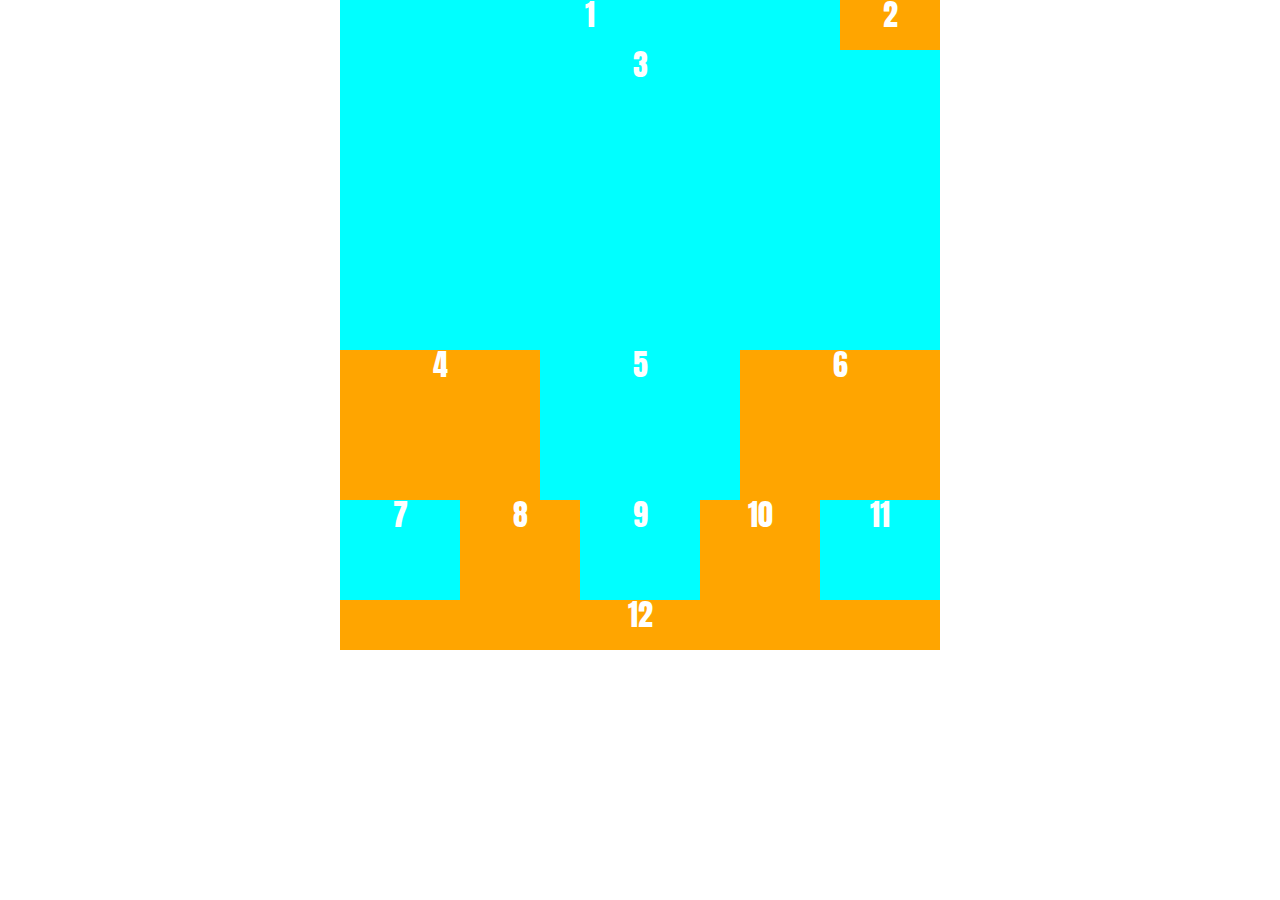
<file: Assignment 2/CSS Challenge/index.html>
<html> 
    <head>
        <link rel="stylesheet" type="text/css" href="CSS/reset.css">
        <link rel="stylesheet" type="text/css" href="CSS/style.css">
        
        <link href="https://fonts.googleapis.com/css?family=Anton" rel="stylesheet">
    </head>
    <body>
        
        <div id="container">
            <article class="blue col_10 short"> 
                1
            </article>

            <article class="orange col_2 short"> 
                2
            </article>

            <article class="blue col_12 tall"> 
                3
            </article>

            <article class="orange col_4 medium"> 
                4
            </article>

            <article class="blue col_4 medium"> 
                5
            </article>

            <article class="orange col_4 medium"> 
                6
            </article>

            <article class="blue col_xs medium_short"> 
                7
            </article>

            <article class="orange col_xs medium_short"> 
                8
            </article>

            <article class="blue col_xs medium_short"> 
                9
            </article>

            <article class="orange col_xs medium_short"> 
                10
            </article>

            <article class="blue col_xs medium_short"> 
                11
            </article>

            <article class="orange col_12 short"> 
                12
            </article>
        </div>
    </body>
</html>
</file>
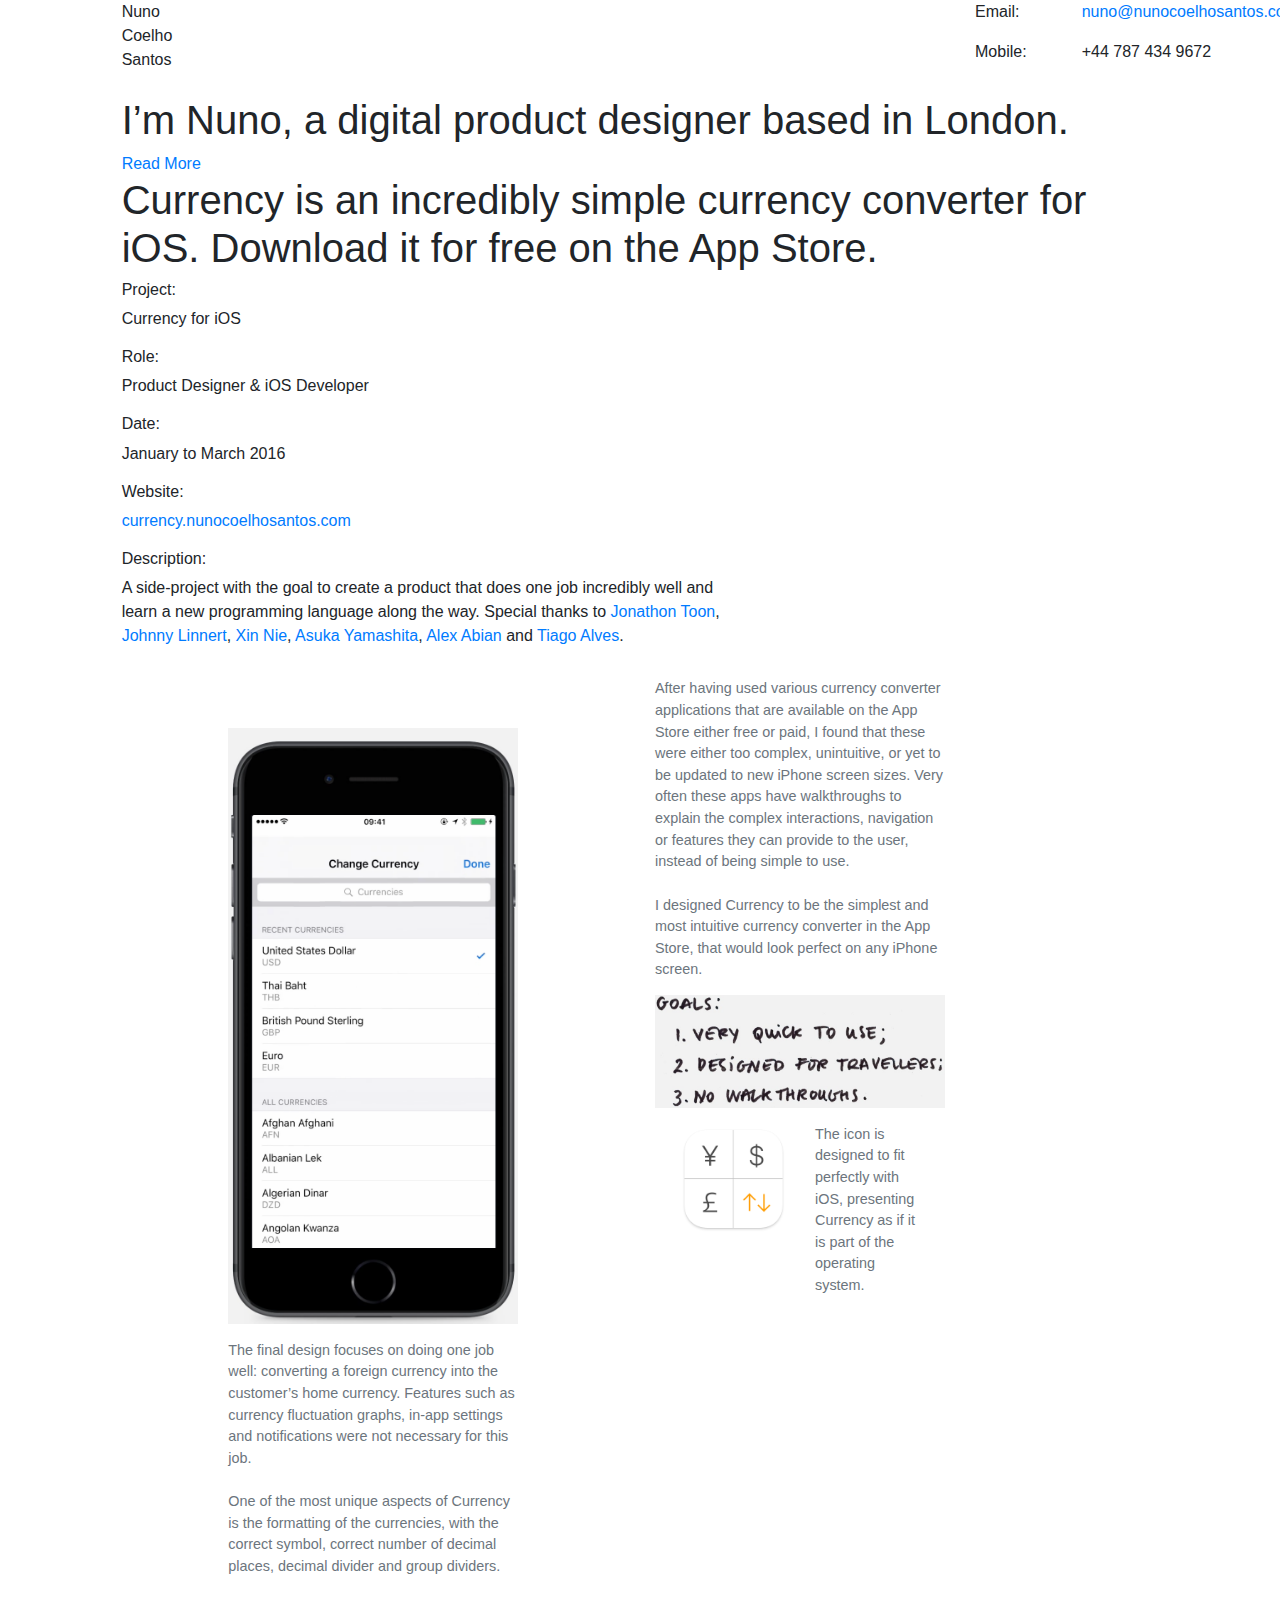
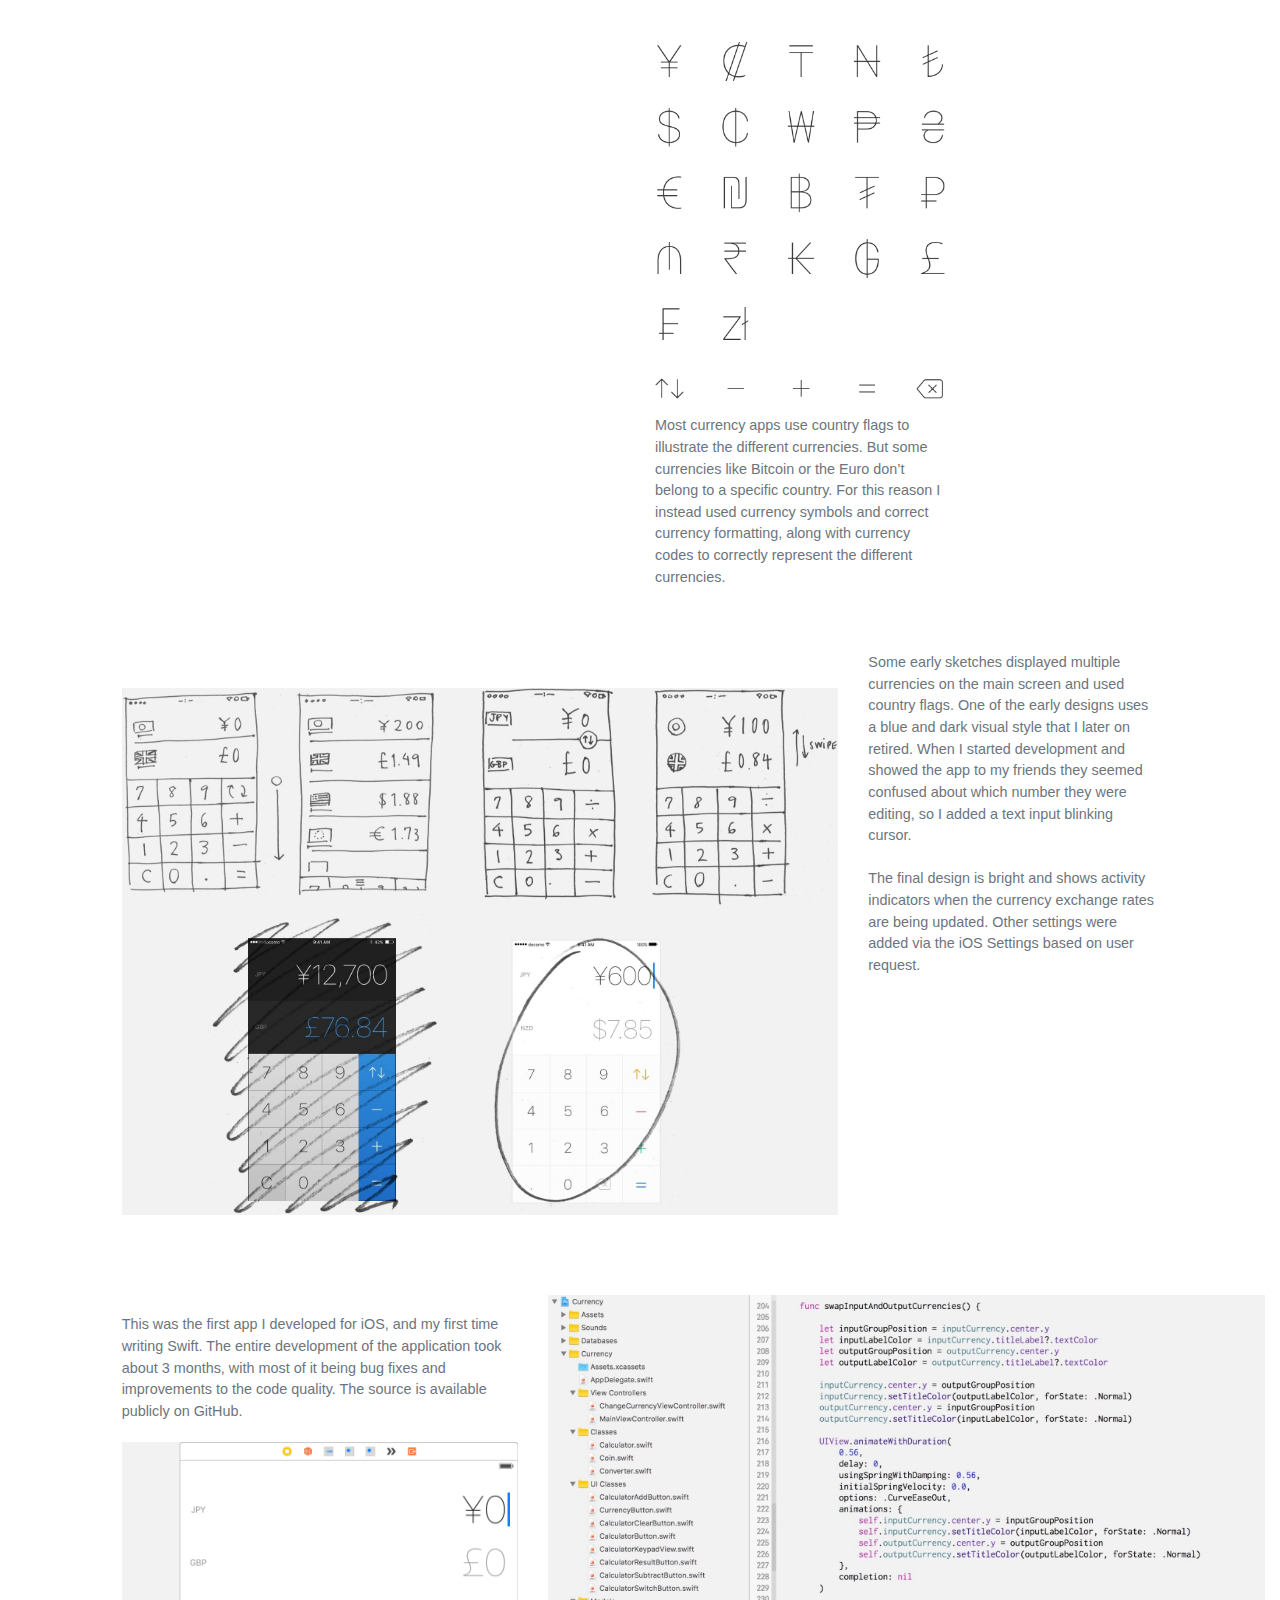
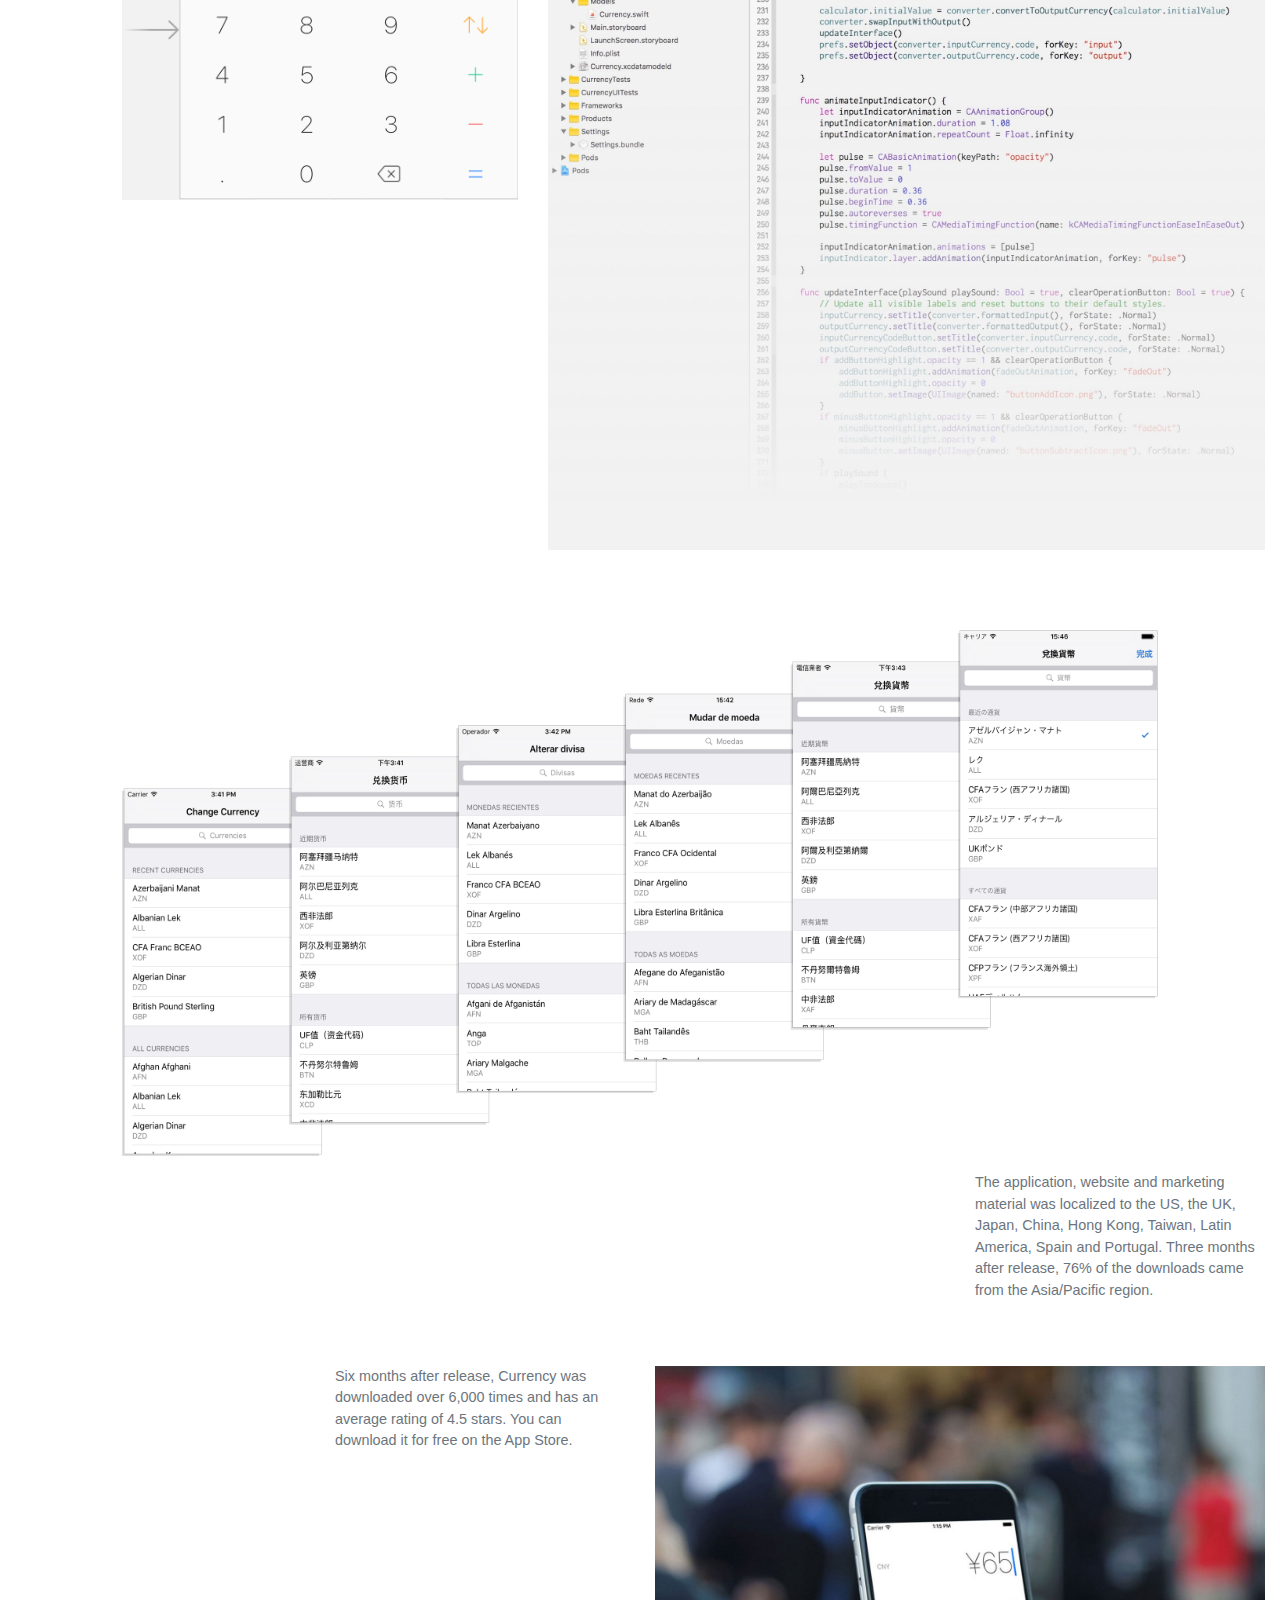
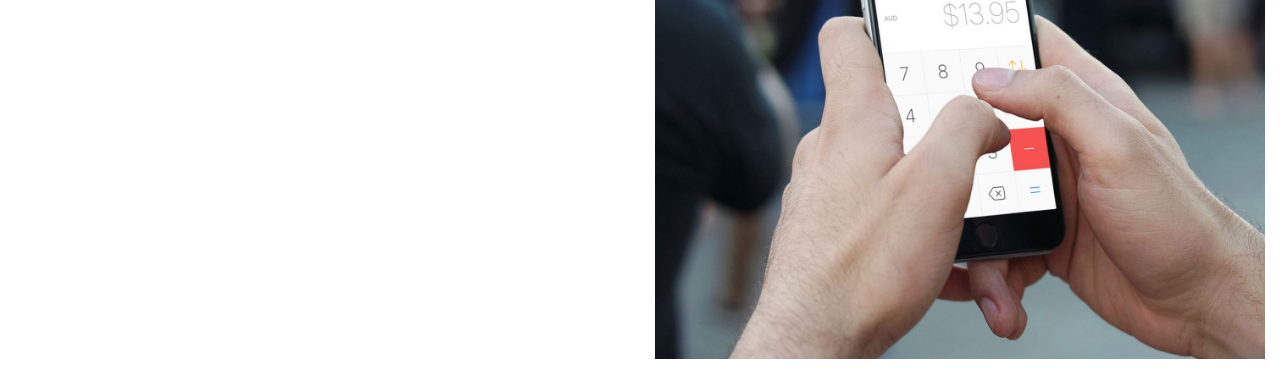
<file: Assignment 2/Nuno/Nuno.html>
<html>
    <head>
        <meta charset="utf-8">
        <meta http-equiv="X-UA-Compatible" content="IE=edge">
        <title>Nuno Coelho Santos</title>
        <meta name="description" content="Nuno Santo's Portfolio.">
        <link rel="stylesheet" href="CSS/main.css">
        <link rel="stylesheet" href="CSS/reset.css">
        <link rel="stylesheet" href="https://maxcdn.bootstrapcdn.com/bootstrap/4.0.0/css/bootstrap.min.css" integrity="sha384-Gn5384xqQ1aoWXA+058RXPxPg6fy4IWvTNh0E263XmFcJlSAwiGgFAW/dAiS6JXm" crossorigin="anonymous">
        <script src="https://maxcdn.bootstrapcdn.com/bootstrap/4.0.0/js/bootstrap.min.js" integrity="sha384-JZR6Spejh4U02d8jOt6vLEHfe/JQGiRRSQQxSfFWpi1MquVdAyjUar5+76PVCmYl" crossorigin="anonymous"></script>
    </head>
    
    <body>
        <div class="container-fluid"> 
<!--            <main class="col-md-12">-->
                <header class="row justify-content-between">
                    <p class="col-xl-1 col-lg-1 col-md-1 offset-md-1 col-sm-1">Nuno Coelho Santos</p>
                    
                    <section class="col-md-3 col-sm-3"> 
                        <div class="row">
                            <ul class="col-md-4"> 
                                <li>
                                    <p>Email:</p> 
                                </li>
                                <li>
                                    <p>Mobile:</p> 
                                </li>
                            </ul>

                            <ul class="col-md-8">
                                <li> <p><a href="mailto:webmaster@example.com">nuno@nunocoelhosantos.com</a></p> </li>
                                <li> <p>+44 787 434 9672</p> </li>
                            </ul>
                        </div>
                    </section>
               
                </header>
        </div>
<!--Intro-->
        <div class="container-fluid"> 
                    <div class="row">
                        <div class="col-xl-10 col-lg-10 offset-md-1 col-md-10 col-sm-12">
                            <h1> I’m Nuno, a digital product designer based in London.</h1>
                            <a class="paragraph" href="(expand)">Read More</a>
                        </div>
                    </div>
                
<!--First Project-->
                    <div class="row"> 
                        <div class="col-xl-10 col-lg-10 offset-md-1 col-md-10 col-sm-12"> 
                            <h1><a>Currency</a> is an incredibly simple currency converter for iOS. Download it for free on the <a class="h1">App Store</a>.</h1>
                        </div>
                    </div> 

                    <div class="row">
                        <div class="col-xl-6 col-lg-6 offset-md-1 col-md-12 col-sm-12">
                            <div class=project-intro>
                               <h6>Project:</h6>
                               <p> Currency for iOS </p>
                               <h6>Role:</h6>
                               <p> Product Designer &amp; iOS Developer </p>
                               <h6>Date:</h6>
                               <p> January to March 2016 </p>
                               <h6>Website:</h6>
                               <p> <a href="http://currency.nunocoelhosantos.com/" target=_blank>currency.nunocoelhosantos.com</a> </p>
                               <h6>Description:</h6>
                               <p> A side-project with the goal to create a product that does one job incredibly well and learn a new programming language along the way. Special thanks to <a href="https://twitter.com/jonathontoon/" target=_blank>Jonathon Toon</a>, <a href="https://twitter.com/johnnylinnert/" target=_blank>Johnny Linnert</a>, <a href="https://www.instagram.com/star_nie/" target=_blank>Xin Nie</a>, <a href="https://www.facebook.com/asuka.yamashita.944/" target=_blank>Asuka Yamashita</a>, <a href="https://www.instagram.com/alex_abn/" target=_blank>Alex Abian</a> and <a href="https://twitter.com/alvesjtiago/" target=_blank>Tiago Alves</a>. </p>
                            </div>
                        </div> 
                    </div>

                    <div class="row justify-content-start">
                        <div  class="col-xl-3 offset-lg-2 col-lg-5 offset-md-1 col-md-6 col-sm-10 space-top">
                            <figure> <img src="images/image1.png" class="padding10 img-fluid" alt="Responsive image"/></figure>  
                        
                            <figcaption class="figure-caption text-left">
                            The final design focuses on doing one job well: converting a foreign currency into the customer’s home currency. Features such as currency fluctuation graphs, in-app settings and notifications were not necessary for this job.<br><br> One of the most unique aspects of Currency is the formatting of the currencies, with the correct symbol, correct number of decimal places, decimal divider and group dividers.
                            </figcaption>
                        </div>
                            
                        <div class="col-xl-3 offset-xl-1 col-lg-3 offset-lg-0 col-md-4 col-sm-10">                             
                                <figcaption class="figure-caption space-top">
                                After having used various currency converter applications that are available on the App Store either free or paid, I found that these were either too complex, unintuitive, or yet to be updated to new iPhone screen sizes. Very often these apps have walkthroughs to explain the complex interactions, navigation or features they can provide to the user, instead of being simple to use. <br><br>I designed Currency to be the simplest and most intuitive currency converter in the App Store, that would look perfect on any iPhone screen.
                                </figcaption>
                            
                                <figure> <img src="images/nuno-coelho-santos-currency-goals-2x.jpg"/ class="img-fluid space-top" alt="Responsive image">
                                </figure> 
                                
                            <div class="row justify-content-center space-top">
                                <div class="col-xl-5 col-lg-5 col-md-12 col-sm-8">
                                    <figure> <img src="images/nuno-coelho-santos-currency-app-icon-2x.png" class="img-fluid space-top" alt="Responsive image"/>
                                    </figure>
                                </div>
                                
                                <div class="col-xl-5 col-lg-5 col-md-12 col-sm-12">
                                    <figcaption class="figure-caption">
                                    The icon is designed to fit perfectly with iOS, presenting Currency as if it is part of the operating system.
                                    </figcaption>
                                </div>
                            </div>    
                        </div>   
                    </div>

                    <div class="row"> 
                   		<div class="col-xl-3 col-lg-3 col-md-3 offset-md-6 col-sm-8 space-top"> 
							<figure> <img src="images/nuno-coelho-santos-currency-symbols-2x.png"/ class="img-fluid" alt="Responsive image"></figure> 
							<figcaption class="figure-caption text-left space-top">
                            Most currency apps use country flags to illustrate the different currencies. But some currencies like Bitcoin or the Euro don’t belong to a specific country. For this reason I instead used currency symbols and correct currency formatting, along with currency codes to correctly represent the different currencies.
                            </figcaption>
                   		</div>	
                    </div>

                    <div class="row"> 
                   		<div class="col-xl-7 col-lg-7 col-md-7 offset-md-1 col-sm-10 space-top"> 
							<figure> <img src="images/nuno-coelho-santos-currency-process-2x.jpg"/ class="img-fluid space-top" alt="Responsive image"></figure> 
						</div>	
						<div class="col-xl-3 col-lg-3 col-md-3 col-sm-10 space-top"> 
							<figcaption class="figure-caption text-left">
                            Some early sketches displayed multiple currencies on the main screen and used country flags. One of the early designs uses a blue and dark visual style that I later on retired. When I started development and showed the app to my friends they seemed confused about which number they were editing, so I added a text input blinking cursor.<br> <br>The final design is bright and shows activity indicators when the currency exchange rates are being updated. Other settings were added via the iOS Settings based on user request.
                            </figcaption>
						</div>
                    </div>

                    <div class="row"> 
                    	<div class="col-xl-4 col-lg-4 col-md-4 offset-md-1 col-sm-12 space-top"> 
                            <figcaption class="figure-caption text-left space-top">
                            This was the first app I developed for iOS, and my first time writing Swift. The entire development of the application took about 3 months, with most of it being bug fixes and improvements to the code quality. The source is available publicly on GitHub.
                            </figcaption>
                            
                    		<figure> <img src="images/Wireframe.png"/ class="img-fluid space-top" alt="Responsive image"></figure> 
                    	</div>
                        
                    	<div class="col-xl-7 col-lg-7 col-md-7 col-sm-12 space-top"> 
                    		<figure> <img src="images/nuno-coelho-santos-currency-source-code-2x.jpg"/ class="img-fluid" alt="Responsive image"></figure> 
                    	</div>
                    </div>

                    <div class="row"> 
                    	<div class="col-xl-10 offset-xl-1 col-lg-12 col-md-12 col-sm-12 space-top"> 
                    		<figure> <img src="images/nuno-coelho-santos-currency-localization-2x.png"/ class="img-fluid" alt="Responsive image"></figure> 
                    	</div>
                    </div>

                    <div class="row justify-content-end"> 
                    	<div class="col-xl-3 col-lg-3 col-md-12 col-sm-12"> 
                    		<figcaption class="figure-caption"> The application, website and marketing material was localized to the US, the UK, Japan, China, Hong Kong, Taiwan, Latin America, Spain and Portugal. Three months after release, 76% of the downloads came from the Asia/Pacific region.</figcaption>
                    	</div>
                    </div>

                    <div class="row justify-content-end"> 
                    	<div class="col-xl-3 col-lg-3 col-md-10 col-sm-10 space-top"> 
                    		<figcaption class="figure-caption">Six months after release, Currency was downloaded over 6,000 times and has an average rating of 4.5 stars. You can download it for free on the App Store.</figcaption>
                    	</div>
                    	<div class="col-xl-6 col-lg-6 col-md-10 col-sm-10 space-top"> 
                    		<figure> <img src="images/nuno-coelho-santos-currency-photo-2x.jpg"/ class="img-fluid" alt="Responsive image"></figure>
                    	</div>
                    </div>
                    
                </div>
<!--            </main>-->
    </body>

</html>
</file>
<file: Assignment 2/CSS Challenge/CSS/style.css>
body {
    margin: 0;
}

.blue {
    background-color: aqua;
}

.orange {
    background-color: orange;
}

article {
    font-family: 'Anton', sans-serif;
    font-size: 30px;
    color: white;
    text-align: center;
    float: left;
}

.col_10{
    width:500px;
}

.col_2{
    width:100px;
}

.col_12{
    width:100%;
}

.col_4{
    width:200px;
    float: left;
    display: inline-block;
}

.col_xs {
    width:120px;
}

#container {
    width:600px;
    margin: auto;
}

.tall {
    height:300px;
}

.medium {
    height:150px;
}

.medium_short {
    height:100px;
}

.short {
    height:50px;
}
</file>
<file: Assignment 2/Nuno/CSS/main.css>
a {
    text-decoration: underline;
}

ul {
  list-style-type: none;
}

.space-top {
    margin-top: 5%;
}
</file>
